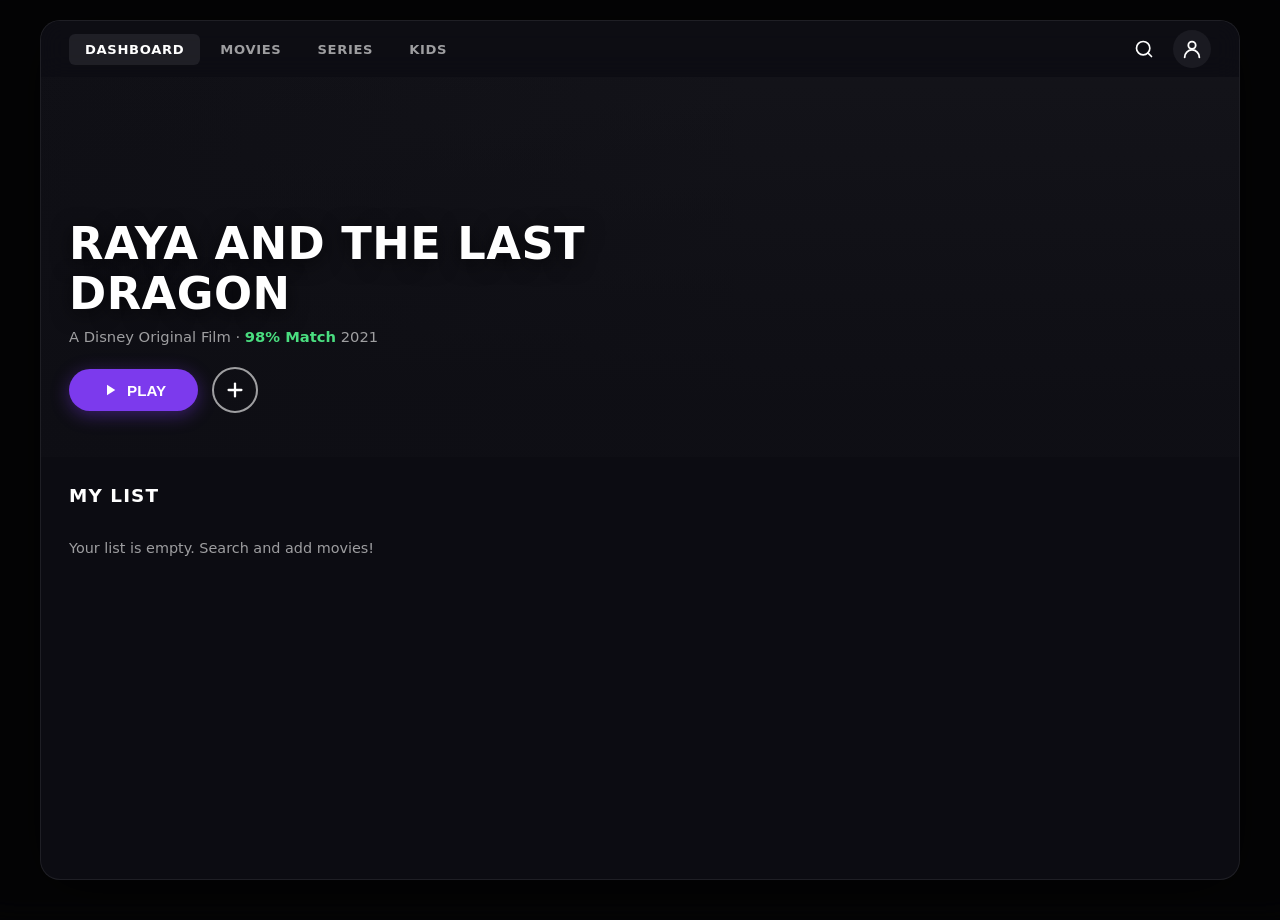
<file: project-001-Movie Search App/index.html>
<!DOCTYPE html>
<html lang="en">
<head>
  <meta charset="UTF-8" />
  <meta name="viewport" content="width=device-width, initial-scale=1.0" />
  <title>Movie Search App</title>
  <link rel="stylesheet" href="styles/style.css" />
  <link rel="preconnect" href="https://www.omdbapi.com" />
</head>
<body>

  <!-- Full-page blurred background (matches ref: blurred featured image behind container) -->
  <div class="bg-blur" id="bgBlur"></div>

  <div class="app">
    <!-- ─── Navigation ─── -->
    <header class="nav">
      <nav class="nav-links">
        <a href="#" class="nav-link active" data-tab="dashboard">DASHBOARD</a>
        <a href="#" class="nav-link" data-tab="movies">MOVIES</a>
        <a href="#" class="nav-link" data-tab="series">SERIES</a>
        <a href="#" class="nav-link" data-tab="kids">KIDS</a>
      </nav>
      <div class="nav-actions">
        <button type="button" class="btn-icon btn-search" aria-label="Search" title="Search">
          <svg width="20" height="20" viewBox="0 0 24 24" fill="none" stroke="currentColor" stroke-width="2" stroke-linecap="round" stroke-linejoin="round"><circle cx="11" cy="11" r="8"/><path d="m21 21-4.35-4.35"/></svg>
        </button>
        <button type="button" class="btn-icon btn-profile" aria-label="Profile">
          <svg width="22" height="22" viewBox="0 0 24 24" fill="none" stroke="currentColor" stroke-width="2" stroke-linecap="round" stroke-linejoin="round"><circle cx="12" cy="8" r="4"/><path d="M20 21a8 8 0 0 0-16 0"/></svg>
        </button>
      </div>
    </header>

    <!-- ─── Search Overlay ─── -->
    <div class="search-overlay hidden" id="searchOverlay">
      <div class="search-bar">
        <svg class="search-bar-icon" width="20" height="20" viewBox="0 0 24 24" fill="none" stroke="currentColor" stroke-width="2" stroke-linecap="round" stroke-linejoin="round"><circle cx="11" cy="11" r="8"/><path d="m21 21-4.35-4.35"/></svg>
        <input type="text" class="search-input" id="searchInput" placeholder="Search movies..." autocomplete="off" />
        <button type="button" class="btn-close-search" id="closeSearch" aria-label="Close search">&times;</button>
      </div>
      <div class="search-status">
        <div class="spinner hidden" id="searchSpinner"></div>
        <p class="error-msg hidden" id="searchError"></p>
      </div>
      <div class="search-results" id="searchResults"></div>
    </div>

    <!-- ─── Hero / Featured ─── -->
    <section class="hero" id="hero">
      <div class="hero-bg" id="heroBg"></div>
      <div class="hero-gradient"></div>
      <div class="hero-body">
        <h1 class="hero-title" id="heroTitle"></h1>
        <p class="hero-meta" id="heroMeta"></p>
        <div class="hero-actions">
          <button type="button" class="btn-play" id="btnPlay">
            <svg width="18" height="18" viewBox="0 0 24 24" fill="currentColor"><path d="M8 5v14l11-7z"/></svg>
            PLAY
          </button>
          <button type="button" class="btn-add" id="btnAdd" aria-label="Add to My List">
            <svg width="22" height="22" viewBox="0 0 24 24" fill="none" stroke="currentColor" stroke-width="2.5" stroke-linecap="round"><path d="M12 5v14"/><path d="M5 12h14"/></svg>
          </button>
        </div>
      </div>
    </section>

    <!-- ─── My List ─── -->
    <section class="list-section" id="myListSection">
      <h2 class="list-heading">MY LIST</h2>
      <div class="list-status">
        <div class="spinner hidden" id="listSpinner"></div>
        <p class="error-msg hidden" id="listError"></p>
        <p class="empty-msg hidden" id="listEmpty">Your list is empty. Search and add movies!</p>
      </div>
      <div class="carousel" id="myListCarousel">
        <div class="carousel-track" id="myListTrack"></div>
      </div>
    </section>
  </div>

  <!-- ─── Detail Modal ─── -->
  <div class="modal-overlay hidden" id="modalOverlay">
    <div class="modal-backdrop" id="modalBackdrop"></div>
    <div class="modal-panel">
      <button type="button" class="modal-close" id="modalClose" aria-label="Close">&times;</button>
      <div class="modal-spinner" id="modalSpinner"><div class="spinner"></div></div>
      <div class="modal-detail hidden" id="modalDetail"></div>
    </div>
  </div>

  <script src="scripts/api.js"></script>
  <script src="scripts/ui.js"></script>
  <script src="scripts/app.js"></script>
</body>
</html>
</file>
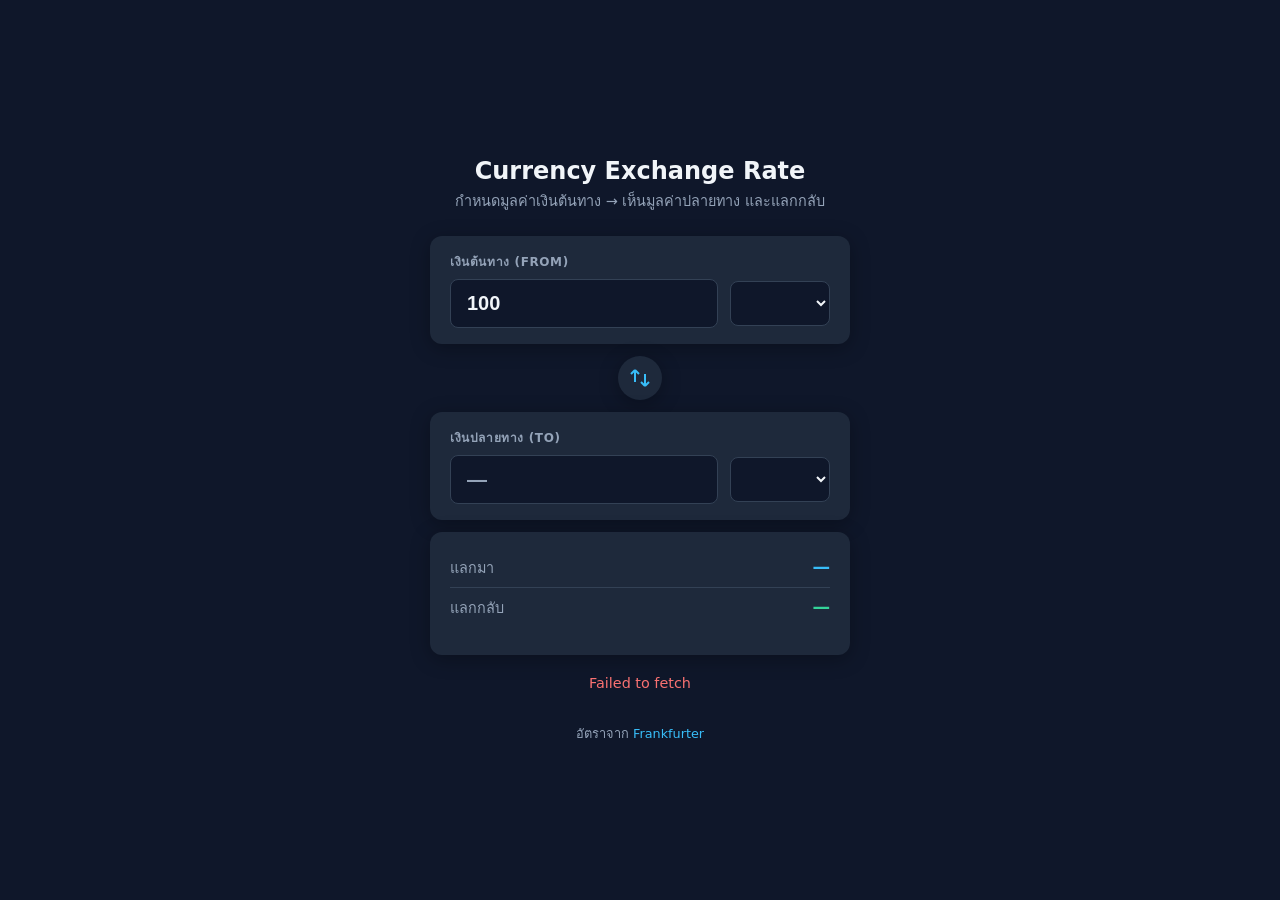
<file: project-002-Currency Exchange Rate App/index.html>
<!DOCTYPE html>
<html lang="th">
<head>
  <meta charset="UTF-8" />
  <meta name="viewport" content="width=device-width, initial-scale=1.0" />
  <title>Currency Exchange Rate App</title>
  <link rel="stylesheet" href="styles/style.css" />
  <link rel="preconnect" href="https://api.frankfurter.dev" />
</head>
<body>

  <div class="app">
    <header class="header">
      <h1>Currency Exchange Rate</h1>
      <p class="subtitle">กำหนดมูลค่าเงินต้นทาง → เห็นมูลค่าปลายทาง และแลกกลับ</p>
    </header>

    <main class="main">
      <!-- เงินต้นทาง -->
      <section class="card card-from">
        <label class="card-label">เงินต้นทาง (From)</label>
        <div class="input-row">
          <input type="number" id="amountFrom" class="input-amount" value="100" min="0" step="any" placeholder="0" />
          <select id="currencyFrom" class="select-currency" aria-label="สกุลเงินต้นทาง"></select>
        </div>
      </section>

      <!-- ปุ่มสลับ (optional) -->
      <div class="swap-wrap">
        <button type="button" class="btn-swap" id="btnSwap" aria-label="สลับสกุลเงิน">
          <svg width="24" height="24" viewBox="0 0 24 24" fill="none" stroke="currentColor" stroke-width="2"><path d="M7 16V4M7 4L3 8M7 4L11 8M17 8v12M17 20l4-4M17 20l-4-4"/></svg>
        </button>
      </div>

      <!-- เงินปลายทาง -->
      <section class="card card-to">
        <label class="card-label">เงินปลายทาง (To)</label>
        <div class="input-row">
          <input type="text" id="amountTo" class="input-amount" readonly placeholder="—" />
          <select id="currencyTo" class="select-currency" aria-label="สกุลเงินปลายทาง"></select>
        </div>
      </section>

      <!-- ผลลัพธ์: แลกมา / แลกกลับ -->
      <section class="result" id="resultSection">
        <div class="result-row result-forward">
          <span class="result-label">แลกมา</span>
          <span class="result-value" id="resultForward">—</span>
        </div>
        <div class="result-row result-back">
          <span class="result-label">แลกกลับ</span>
          <span class="result-value" id="resultBack">—</span>
        </div>
        <p class="result-date" id="rateDate"></p>
      </section>

      <div class="status" id="status">
        <div class="spinner hidden" id="spinner"></div>
        <p class="error-msg hidden" id="errorMsg"></p>
      </div>
    </main>

    <footer class="footer">
      <p>อัตราจาก <a href="https://frankfurter.dev" target="_blank" rel="noopener">Frankfurter</a></p>
    </footer>
  </div>

  <script src="scripts/api.js"></script>
  <script src="scripts/ui.js"></script>
  <script src="scripts/app.js"></script>
</body>
</html>
</file>
<file: project-001-Movie Search App/styles/style.css>
/* ═══════════════════════════════════════
   Movie Search App — Dark Streaming UI
   Ref: ref.jpg (rounded container, blur bg, purple accent)
   ═══════════════════════════════════════ */

/* ── Tokens ── */
:root {
  --clr-bg:        #0b0b0e;
  --clr-surface:   #14141a;
  --clr-card:      #1a1a24;
  --clr-text:      #ffffff;
  --clr-text-dim:  rgba(255,255,255,.6);
  --clr-accent:    #7c3aed;
  --clr-accent-hi: #9061f9;
  --clr-green:     #4ade80;
  --clr-gold:      #fbbf24;
  --clr-red:       #f87171;
  --clr-border:    rgba(255,255,255,.08);
  --radius-sm:     6px;
  --radius-md:     12px;
  --radius-lg:     20px;
  --nav-h:         56px;
  --transition:    .22s ease;
}

/* ── Reset ── */
*,*::before,*::after { box-sizing:border-box; margin:0; padding:0; }

body {
  font-family: "Segoe UI", system-ui, -apple-system, sans-serif;
  background: var(--clr-bg);
  color: var(--clr-text);
  min-height: 100vh;
  overflow-x: hidden;
}

/* ── Blurred page background (ref: blurred hero behind container) ── */
.bg-blur {
  position: fixed;
  inset: 0;
  z-index: 0;
  background: var(--clr-bg) center/cover no-repeat;
  filter: blur(40px) brightness(.35);
  transform: scale(1.15);
  transition: background-image .6s;
}

/* ── App container (ref: rounded dark box) ── */
.app {
  position: relative;
  z-index: 1;
  max-width: 1200px;
  margin: 20px auto;
  background: rgba(14,14,20,.92);
  border-radius: var(--radius-lg);
  overflow: hidden;
  border: 1px solid var(--clr-border);
  box-shadow: 0 8px 60px rgba(0,0,0,.6);
  display: flex;
  flex-direction: column;
  min-height: calc(100vh - 40px);
}

/* ═══════════ Navigation ═══════════ */
.nav {
  display: flex;
  align-items: center;
  justify-content: space-between;
  height: var(--nav-h);
  padding: 0 28px;
  background: rgba(14,14,20,.75);
  backdrop-filter: blur(12px);
  position: sticky;
  top: 0;
  z-index: 50;
}

.nav-links { display:flex; gap:4px; }

.nav-link {
  color: var(--clr-text-dim);
  text-decoration: none;
  font-size: .82rem;
  font-weight: 600;
  letter-spacing: .05em;
  padding: 8px 16px;
  border-radius: var(--radius-sm);
  transition: color var(--transition), background var(--transition);
}
.nav-link:hover { color:var(--clr-text); }
.nav-link.active {
  color: var(--clr-text);
  background: rgba(255,255,255,.08);
}

.nav-actions { display:flex; align-items:center; gap:10px; }

.btn-icon {
  width: 38px; height: 38px;
  display: grid; place-items: center;
  border: none; border-radius: 50%;
  background: transparent;
  color: var(--clr-text);
  cursor: pointer;
  transition: background var(--transition);
}
.btn-icon:hover { background:rgba(255,255,255,.1); }
.btn-profile { background:rgba(255,255,255,.06); }

/* ═══════════ Search Overlay ═══════════ */
.search-overlay {
  position: fixed;
  inset: 0;
  z-index: 200;
  background: rgba(11,11,14,.97);
  display: flex;
  flex-direction: column;
  padding: 0;
  animation: fadeIn .2s;
}
.search-overlay.hidden { display:none; }

@keyframes fadeIn { from{opacity:0} to{opacity:1} }

.search-bar {
  display: flex;
  align-items: center;
  gap: 12px;
  padding: 16px 28px;
  border-bottom: 1px solid var(--clr-border);
}
.search-bar-icon { color:var(--clr-text-dim); flex-shrink:0; }

.search-input {
  flex: 1;
  height: 44px;
  padding: 0 14px;
  font-size: 1.05rem;
  color: var(--clr-text);
  background: var(--clr-surface);
  border: 1px solid var(--clr-border);
  border-radius: var(--radius-sm);
  outline: none;
  transition: border-color var(--transition);
}
.search-input::placeholder { color:var(--clr-text-dim); }
.search-input:focus { border-color:var(--clr-accent); }

.btn-close-search {
  width: 44px; height: 44px;
  border: none; border-radius: 50%;
  background: var(--clr-surface);
  color: var(--clr-text);
  font-size: 1.4rem;
  cursor: pointer;
  line-height: 1;
  transition: background var(--transition);
}
.btn-close-search:hover { background:rgba(255,255,255,.12); }

.search-status { padding:0 28px; }

.search-results {
  flex: 1;
  overflow-y: auto;
  padding: 20px 28px 28px;
  display: flex;
  flex-wrap: wrap;
  gap: 16px;
  align-content: flex-start;
}

/* ═══════════ Hero / Featured ═══════════ */
.hero {
  position: relative;
  min-height: 380px;
  display: flex;
  align-items: flex-end;
  padding: 0 28px 44px;
}

.hero-bg {
  position: absolute;
  inset: 0;
  background: var(--clr-surface) center/cover no-repeat;
  transition: background-image .5s;
}

.hero-gradient {
  position: absolute;
  inset: 0;
  background:
    linear-gradient(180deg, rgba(14,14,20,.15) 0%, rgba(14,14,20,.92) 85%),
    linear-gradient(90deg, rgba(14,14,20,.7) 0%, transparent 60%);
}

.hero-body {
  position: relative;
  z-index: 1;
  max-width: 560px;
}

.hero-title {
  font-size: clamp(1.8rem, 4.5vw, 2.8rem);
  font-weight: 800;
  line-height: 1.1;
  letter-spacing: .01em;
  text-shadow: 0 4px 20px rgba(0,0,0,.7);
  margin-bottom: 10px;
}

.hero-meta {
  font-size: .92rem;
  color: var(--clr-text-dim);
  margin-bottom: 22px;
}
.hero-meta .match { color:var(--clr-green); font-weight:600; }

.hero-actions { display:flex; align-items:center; gap:14px; }

.btn-play {
  display: inline-flex;
  align-items: center;
  gap: 8px;
  padding: 12px 32px;
  font-size: .95rem;
  font-weight: 700;
  color: var(--clr-text);
  background: var(--clr-accent);
  border: none;
  border-radius: 28px;
  cursor: pointer;
  transition: background var(--transition), transform var(--transition);
  box-shadow: 0 4px 18px rgba(124,58,237,.4);
}
.btn-play:hover {
  background: var(--clr-accent-hi);
  transform: translateY(-1px);
}

.btn-add {
  width: 46px; height: 46px;
  display: grid; place-items: center;
  border: 2px solid rgba(255,255,255,.6);
  border-radius: 50%;
  background: transparent;
  color: var(--clr-text);
  cursor: pointer;
  transition: background var(--transition), border-color var(--transition);
}
.btn-add:hover {
  background: var(--clr-text);
  border-color: var(--clr-text);
  color: var(--clr-bg);
}

/* ═══════════ List Section (My List) ═══════════ */
.list-section {
  padding: 28px 28px 40px;
  flex: 1;
}

.list-heading {
  font-size: 1.15rem;
  font-weight: 700;
  letter-spacing: .06em;
  margin-bottom: 18px;
}

.list-status { min-height:20px; margin-bottom:4px; }

.carousel {
  overflow-x: auto;
  overflow-y: hidden;
  -webkit-overflow-scrolling: touch;
  scrollbar-width: thin;
  scrollbar-color: rgba(255,255,255,.12) transparent;
}
.carousel::-webkit-scrollbar { height:6px; }
.carousel::-webkit-scrollbar-thumb { background:rgba(255,255,255,.12); border-radius:3px; }

.carousel-track {
  display: flex;
  gap: 14px;
  padding: 4px 0;
}

/* ═══════════ Poster Card ═══════════ */
.poster-card {
  flex: 0 0 150px;
  cursor: pointer;
  border-radius: var(--radius-md);
  overflow: hidden;
  border: 2px solid transparent;
  transition: transform var(--transition), border-color var(--transition), box-shadow var(--transition);
  background: var(--clr-card);
}
.poster-card:hover {
  transform: scale(1.06);
  border-color: rgba(255,255,255,.35);
  box-shadow: 0 4px 24px rgba(0,0,0,.5);
}

.poster-card img {
  width: 100%;
  aspect-ratio: 2/3;
  object-fit: cover;
  display: block;
  background: var(--clr-surface);
}

.poster-card .card-info {
  padding: 8px 10px 10px;
}
.poster-card .card-title {
  font-size: .82rem;
  font-weight: 600;
  line-height: 1.3;
  display: -webkit-box;
  -webkit-line-clamp: 2;
  -webkit-box-orient: vertical;
  overflow: hidden;
}
.poster-card .card-year {
  font-size: .75rem;
  color: var(--clr-text-dim);
  margin-top: 3px;
}

/* ═══════════ Detail Modal ═══════════ */
.modal-overlay {
  position: fixed;
  inset: 0;
  z-index: 300;
  display: grid;
  place-items: center;
  padding: 20px;
}
.modal-overlay.hidden { display:none; }

.modal-backdrop {
  position: absolute; inset: 0;
  background: rgba(0,0,0,.78);
  cursor: pointer;
  animation: fadeIn .2s;
}

.modal-panel {
  position: relative;
  width: 100%;
  max-width: 680px;
  max-height: 90vh;
  overflow-y: auto;
  background: var(--clr-surface);
  border-radius: var(--radius-md);
  padding: 32px;
  border: 1px solid var(--clr-border);
  box-shadow: 0 12px 48px rgba(0,0,0,.6);
  animation: slideUp .25s ease;
}
@keyframes slideUp {
  from { opacity:0; transform:translateY(24px); }
  to   { opacity:1; transform:translateY(0); }
}

.modal-close {
  position: absolute;
  top: 16px; right: 16px;
  width: 36px; height: 36px;
  display: grid; place-items: center;
  border: none; border-radius: 50%;
  background: rgba(255,255,255,.08);
  color: var(--clr-text);
  font-size: 1.4rem;
  line-height: 1;
  cursor: pointer;
  transition: background var(--transition);
}
.modal-close:hover { background:rgba(255,255,255,.18); }

.modal-spinner {
  display: grid;
  place-items: center;
  padding: 60px;
}
.modal-spinner.hidden { display:none; }

.modal-detail.hidden { display:none; }

.modal-detail {
  display: flex;
  gap: 24px;
}

.modal-detail .detail-poster {
  flex-shrink: 0;
  width: 200px;
  border-radius: var(--radius-sm);
  aspect-ratio: 2/3;
  object-fit: cover;
  background: var(--clr-card);
}

.modal-detail .detail-info { flex:1; min-width:0; }

.modal-detail .detail-title {
  font-size: 1.4rem;
  font-weight: 700;
  margin-bottom: 6px;
}

.modal-detail .detail-meta {
  font-size: .88rem;
  color: var(--clr-text-dim);
  margin-bottom: 16px;
}
.modal-detail .detail-meta .imdb {
  color: var(--clr-gold);
  font-weight: 600;
}

.modal-detail .detail-plot {
  font-size: .92rem;
  line-height: 1.65;
  color: var(--clr-text-dim);
  margin-bottom: 20px;
}

.modal-detail .detail-rows { display:grid; gap:8px; }
.modal-detail .detail-row {
  display: flex;
  font-size: .88rem;
  gap: 10px;
}
.modal-detail .detail-row .label {
  flex-shrink: 0;
  width: 85px;
  color: var(--clr-text-dim);
  font-weight: 600;
}

/* ═══════════ Spinner ═══════════ */
.spinner {
  width: 32px; height: 32px;
  border: 3px solid var(--clr-border);
  border-top-color: var(--clr-accent);
  border-radius: 50%;
  animation: spin .7s linear infinite;
}
.spinner.hidden { display:none; }

@keyframes spin { to { transform:rotate(360deg); } }

/* ═══════════ Messages ═══════════ */
.error-msg {
  color: var(--clr-red);
  font-size: .9rem;
  padding: 12px 0;
}
.error-msg.hidden { display:none; }

.empty-msg {
  color: var(--clr-text-dim);
  font-size: .9rem;
  padding: 16px 0;
}
.empty-msg.hidden { display:none; }

/* ═══════════ Utilities ═══════════ */
.hidden { display:none !important; }

/* ═══════════ Responsive ═══════════ */
@media (max-width: 768px) {
  .app { margin:0; border-radius:0; min-height:100vh; border:none; }
  .bg-blur { display:none; }
  .hero { min-height:280px; padding:0 20px 32px; }
  .list-section { padding:20px 20px 32px; }
  .nav { padding:0 16px; }
  .poster-card { flex:0 0 120px; }
  .modal-panel { padding:24px 20px; }
  .modal-detail { flex-direction:column; align-items:center; text-align:center; }
  .modal-detail .detail-poster { width:160px; }
  .modal-detail .detail-rows { text-align:left; }
  .search-bar { padding:12px 16px; }
  .search-results { padding:16px; gap:12px; }
}

@media (max-width: 480px) {
  .nav-link { font-size:.72rem; padding:6px 10px; }
  .hero-title { font-size:1.5rem; }
  .poster-card { flex:0 0 105px; }
}
</file>
<file: project-002-Currency Exchange Rate App/styles/style.css>
/* Currency Exchange Rate App */

:root {
  --bg: #0f172a;
  --surface: #1e293b;
  --surface-hover: #334155;
  --text: #f1f5f9;
  --text-muted: #94a3b8;
  --accent: #38bdf8;
  --accent-dim: #0ea5e9;
  --success: #34d399;
  --error: #f87171;
  --radius: 12px;
  --shadow: 0 4px 20px rgba(0, 0, 0, 0.3);
}

* {
  box-sizing: border-box;
}

body {
  margin: 0;
  min-height: 100vh;
  font-family: "Segoe UI", system-ui, sans-serif;
  background: var(--bg);
  color: var(--text);
  display: flex;
  justify-content: center;
  align-items: center;
  padding: 1rem;
}

.app {
  width: 100%;
  max-width: 420px;
}

.header {
  text-align: center;
  margin-bottom: 1.5rem;
}

.header h1 {
  font-size: 1.5rem;
  font-weight: 700;
  margin: 0 0 0.25rem 0;
  color: var(--text);
}

.subtitle {
  margin: 0;
  font-size: 0.9rem;
  color: var(--text-muted);
}

.main {
  display: flex;
  flex-direction: column;
  gap: 0.75rem;
}

.card {
  background: var(--surface);
  border-radius: var(--radius);
  padding: 1rem 1.25rem;
  box-shadow: var(--shadow);
}

.card-label {
  display: block;
  font-size: 0.75rem;
  font-weight: 600;
  text-transform: uppercase;
  letter-spacing: 0.05em;
  color: var(--text-muted);
  margin-bottom: 0.5rem;
}

.input-row {
  display: flex;
  gap: 0.75rem;
  align-items: center;
}

.input-amount {
  flex: 1;
  min-width: 0;
  padding: 0.75rem 1rem;
  font-size: 1.25rem;
  font-weight: 600;
  color: var(--text);
  background: var(--bg);
  border: 1px solid var(--surface-hover);
  border-radius: 8px;
}

.input-amount:focus {
  outline: none;
  border-color: var(--accent);
  box-shadow: 0 0 0 2px rgba(56, 189, 248, 0.2);
}

.input-amount::placeholder {
  color: var(--text-muted);
}

.input-amount[readonly] {
  cursor: default;
  color: var(--accent);
}

.select-currency {
  width: 100px;
  padding: 0.75rem 0.5rem;
  font-size: 1rem;
  color: var(--text);
  background: var(--bg);
  border: 1px solid var(--surface-hover);
  border-radius: 8px;
  cursor: pointer;
}

.select-currency:focus {
  outline: none;
  border-color: var(--accent);
}

.swap-wrap {
  display: flex;
  justify-content: center;
}

.btn-swap {
  width: 44px;
  height: 44px;
  border: none;
  border-radius: 50%;
  background: var(--surface);
  color: var(--accent);
  cursor: pointer;
  display: flex;
  align-items: center;
  justify-content: center;
  box-shadow: var(--shadow);
  transition: background 0.2s, transform 0.15s;
}

.btn-swap:hover {
  background: var(--surface-hover);
}

.btn-swap:active {
  transform: scale(0.95);
}

.result {
  background: var(--surface);
  border-radius: var(--radius);
  padding: 1rem 1.25rem;
  box-shadow: var(--shadow);
}

.result-row {
  display: flex;
  justify-content: space-between;
  align-items: center;
  padding: 0.5rem 0;
}

.result-row + .result-row {
  border-top: 1px solid var(--surface-hover);
}

.result-label {
  font-size: 0.9rem;
  color: var(--text-muted);
}

.result-value {
  font-size: 1.1rem;
  font-weight: 600;
  color: var(--text);
}

.result-forward .result-value {
  color: var(--accent);
}

.result-back .result-value {
  color: var(--success);
}

.result-date {
  margin: 0.75rem 0 0 0;
  font-size: 0.75rem;
  color: var(--text-muted);
}

.status {
  min-height: 2rem;
  display: flex;
  align-items: center;
  justify-content: center;
}

.spinner {
  width: 24px;
  height: 24px;
  border: 2px solid var(--surface-hover);
  border-top-color: var(--accent);
  border-radius: 50%;
  animation: spin 0.8s linear infinite;
}

.spinner.hidden,
.error-msg.hidden {
  display: none !important;
}

.error-msg {
  margin: 0;
  font-size: 0.9rem;
  color: var(--error);
}

@keyframes spin {
  to { transform: rotate(360deg); }
}

.footer {
  text-align: center;
  margin-top: 1.5rem;
}

.footer p {
  margin: 0;
  font-size: 0.8rem;
  color: var(--text-muted);
}

.footer a {
  color: var(--accent);
  text-decoration: none;
}

.footer a:hover {
  text-decoration: underline;
}
</file>
